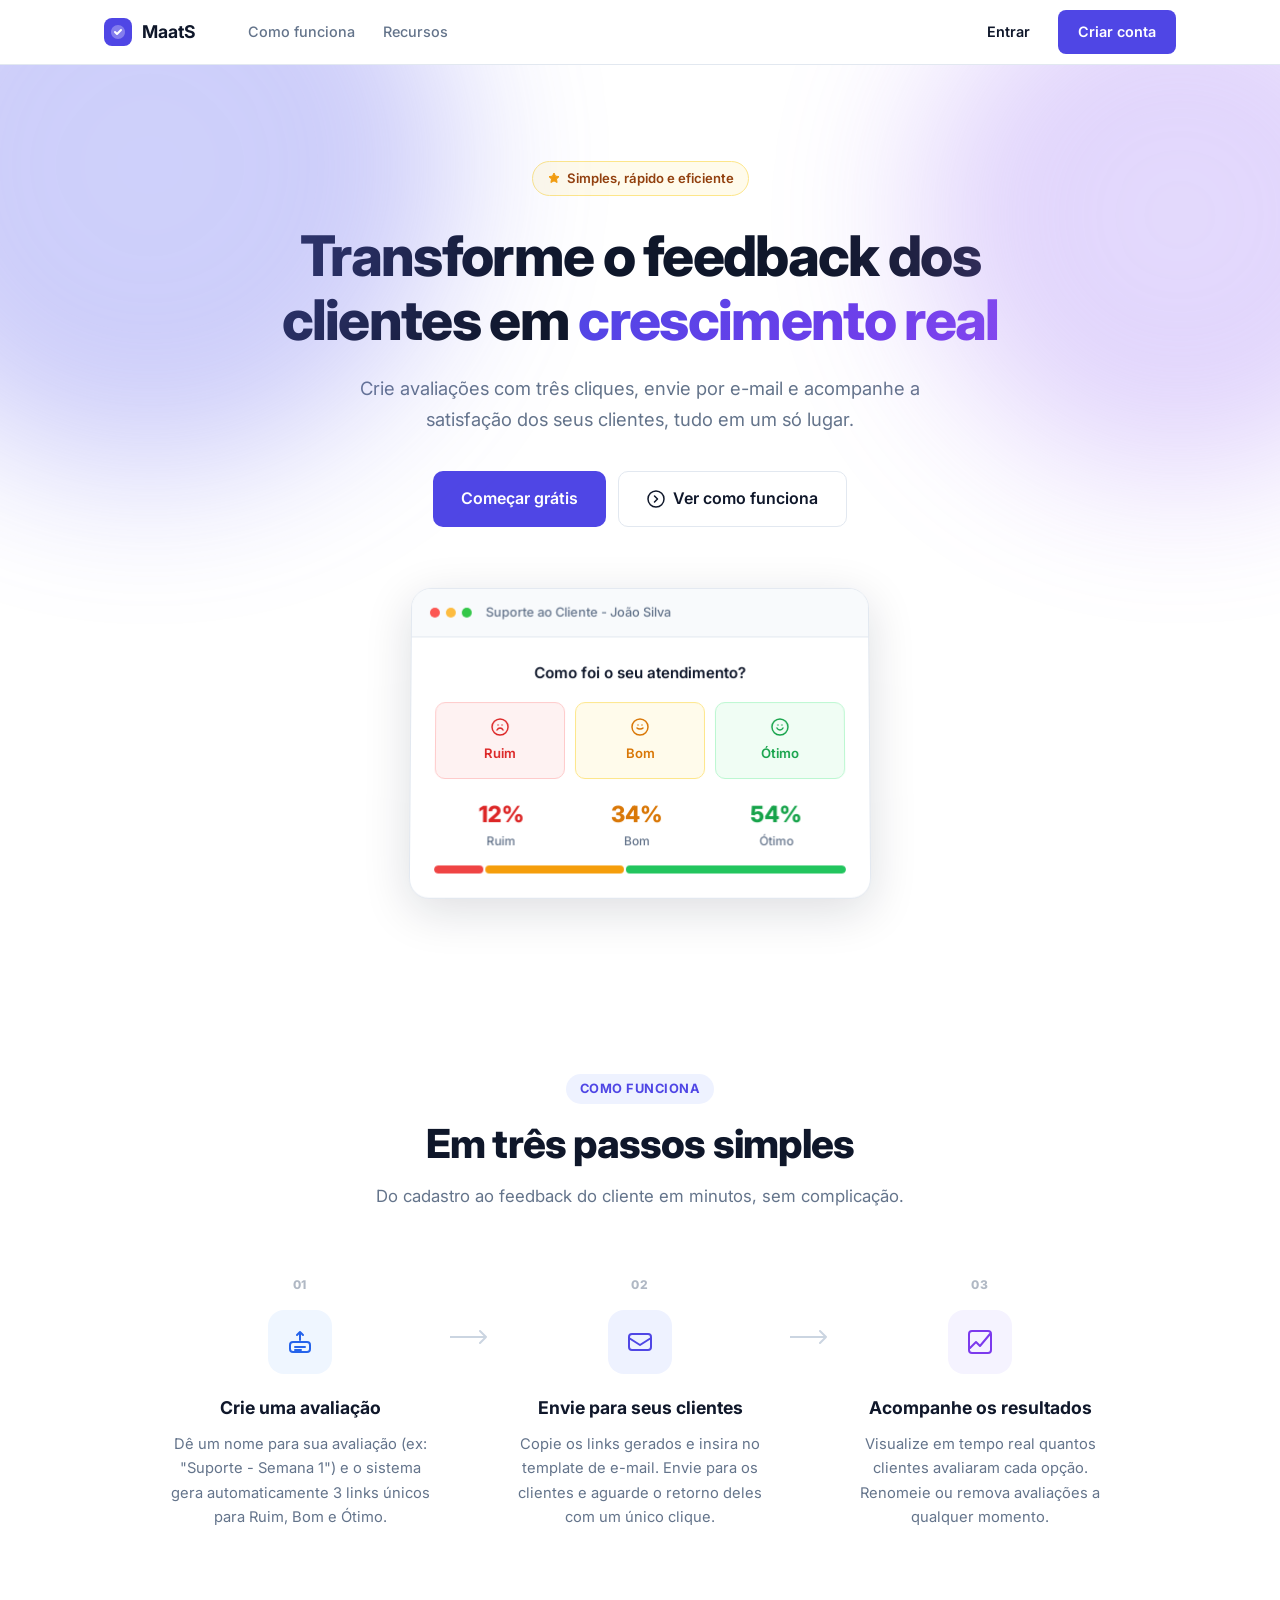
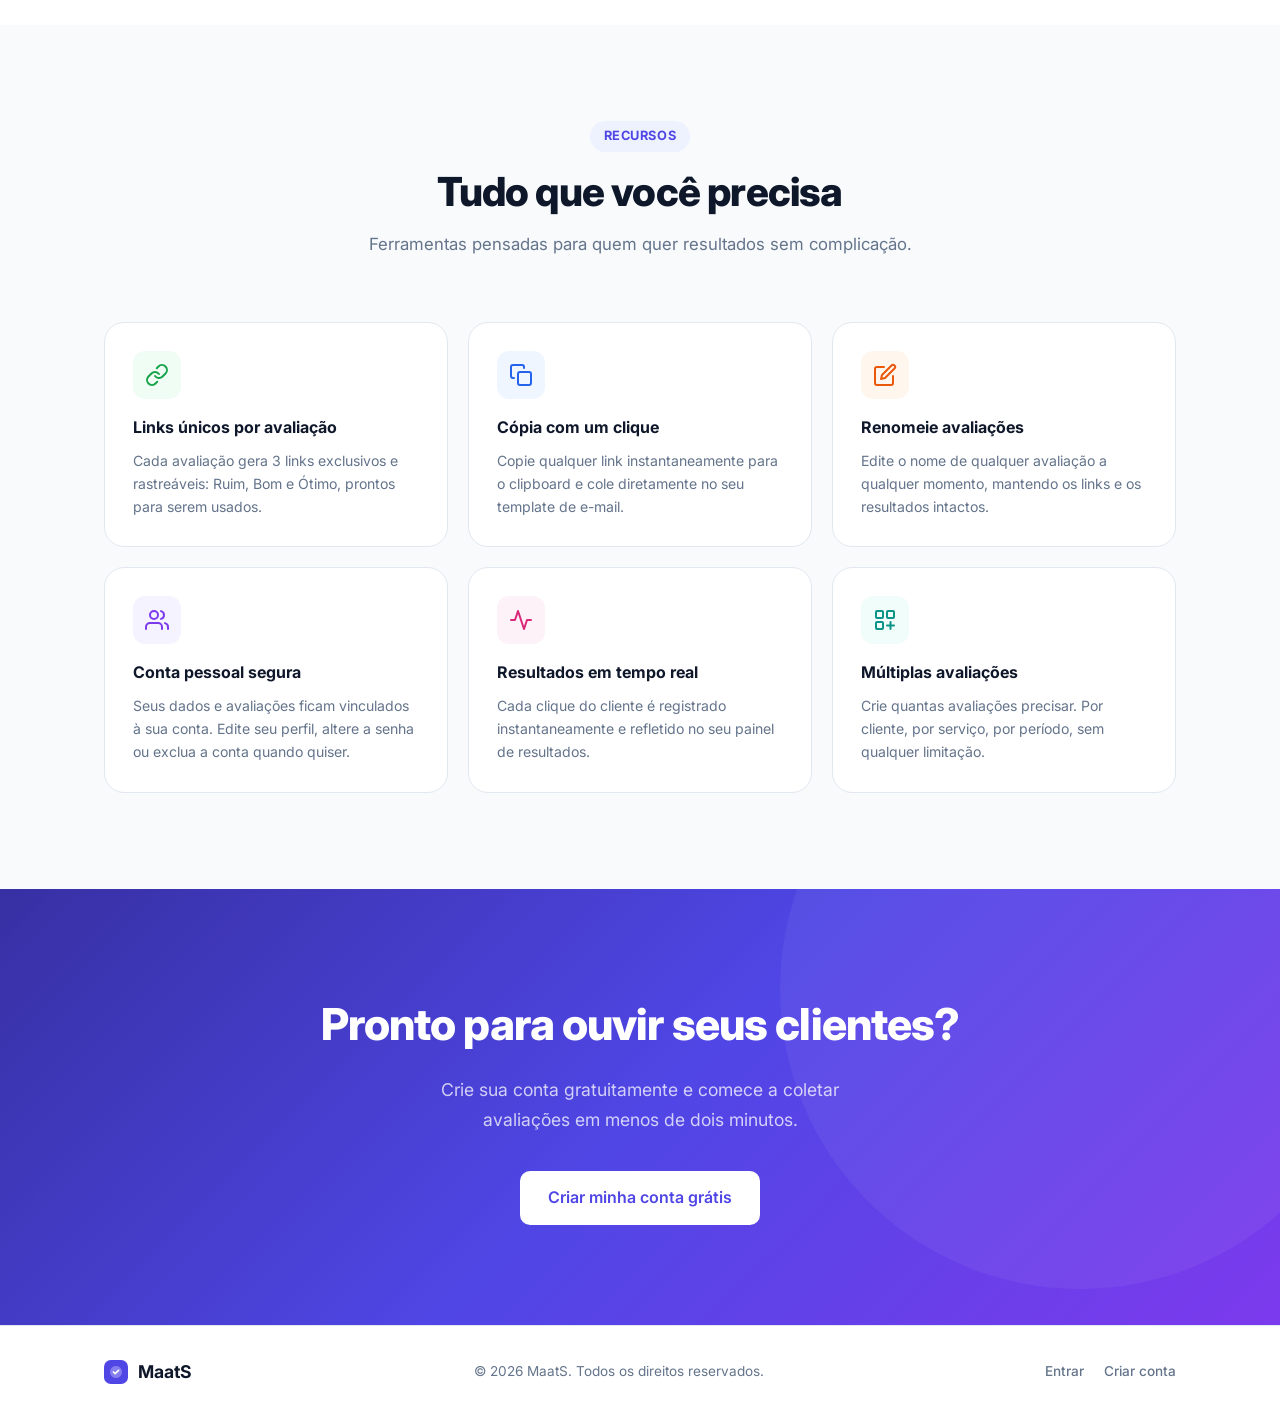
<file: View/HomeView.html>
<!DOCTYPE html>
<html lang="pt-BR">
<head>
    <meta charset="UTF-8">
    <meta name="viewport" content="width=device-width, initial-scale=1.0">
    <title>Maat</title>
    <link rel="stylesheet" href="/Static/home.css">
    <link rel="preconnect" href="https://fonts.googleapis.com">
    <link href="https://fonts.googleapis.com/css2?family=Inter:wght@400;500;600;700;800&display=swap" rel="stylesheet">
</head>
<body>

    <!-- NAV -->
    <header class="nav">
        <div class="nav__inner">
            <a href="/" class="nav__logo">
                <svg width="28" height="28" viewBox="0 0 28 28" fill="none">
                    <rect width="28" height="28" rx="8" fill="#4F46E5"/>
                    <path d="M7 14c0-3.866 3.134-7 7-7s7 3.134 7 7-3.134 7-7 7-7-3.134-7-7z" fill="white" opacity=".3"/>
                    <path d="M11 14l2 2 4-4" stroke="white" stroke-width="2" stroke-linecap="round" stroke-linejoin="round"/>
                </svg>
                <span>MaatS</span>
            </a>
            <nav class="nav__links">
                <a href="#how-it-works">Como funciona</a>
                <a href="#features">Recursos</a>
            </nav>
            <div class="nav__actions">
                <a href="/login" class="btn btn--ghost">Entrar</a>
                <a href="/register" class="btn btn--primary">Criar conta</a>
            </div>
            <button class="nav__hamburger" aria-label="Menu" onclick="toggleMenu()">
                <span></span><span></span><span></span>
            </button>
        </div>
        <div class="nav__mobile" id="mobileMenu">
            <a href="#how-it-works" onclick="toggleMenu()">Como funciona</a>
            <a href="#features" onclick="toggleMenu()">Recursos</a>
            <a href="/login" class="btn btn--ghost">Entrar</a>
            <a href="/register" class="btn btn--primary">Criar conta</a>
        </div>
    </header>

    <!-- HERO -->
    <section class="hero">
        <div class="hero__bg">
            <div class="hero__blob hero__blob--1"></div>
            <div class="hero__blob hero__blob--2"></div>
        </div>
        <div class="container">
            <div class="hero__badge">
                <svg width="14" height="14" viewBox="0 0 14 14" fill="none">
                    <path d="M7 1l1.545 3.13L12 4.635l-2.5 2.435.59 3.43L7 8.885l-3.09 1.615.59-3.43L2 4.635l3.455-.505L7 1z" fill="#F59E0B" stroke="#F59E0B" stroke-width="1" stroke-linejoin="round"/>
                </svg>
                Simples, rápido e eficiente
            </div>
            <h1 class="hero__title">Transforme o feedback dos clientes em <span class="gradient-text">crescimento real</span></h1>
            <p class="hero__subtitle">Crie avaliações com três cliques, envie por e-mail e acompanhe a satisfação dos seus clientes, tudo em um só lugar.</p>
            <div class="hero__cta">
                <a href="/register" class="btn btn--primary btn--lg">Começar grátis</a>
                <a href="#how-it-works" class="btn btn--outline btn--lg">
                    <svg width="18" height="18" viewBox="0 0 18 18" fill="none">
                        <circle cx="9" cy="9" r="8" stroke="currentColor" stroke-width="1.5"/>
                        <path d="M7.5 6l3 3-3 3" stroke="currentColor" stroke-width="1.5" stroke-linecap="round" stroke-linejoin="round"/>
                    </svg>
                    Ver como funciona
                </a>
            </div>
            <div class="hero__preview">
                <div class="preview-card">
                    <div class="preview-card__header">
                        <div class="preview-card__dot preview-card__dot--red"></div>
                        <div class="preview-card__dot preview-card__dot--yellow"></div>
                        <div class="preview-card__dot preview-card__dot--green"></div>
                        <span class="preview-card__title">Suporte ao Cliente - João Silva</span>
                    </div>
                    <div class="preview-card__body">
                        <p class="preview-card__label">Como foi o seu atendimento?</p>
                        <div class="preview-card__links">
                            <div class="rating-link rating-link--bad">
                                <svg width="20" height="20" viewBox="0 0 20 20" fill="none">
                                    <path d="M10 18a8 8 0 100-16 8 8 0 000 16z" stroke="currentColor" stroke-width="1.5"/>
                                    <path d="M7 13s1-2 3-2 3 2 3 2M8 8h.01M12 8h.01" stroke="currentColor" stroke-width="1.5" stroke-linecap="round"/>
                                </svg>
                                Ruim
                            </div>
                            <div class="rating-link rating-link--good">
                                <svg width="20" height="20" viewBox="0 0 20 20" fill="none">
                                    <path d="M10 18a8 8 0 100-16 8 8 0 000 16z" stroke="currentColor" stroke-width="1.5"/>
                                    <path d="M7 11s1 1 3 1 3-1 3-1M8 8h.01M12 8h.01" stroke="currentColor" stroke-width="1.5" stroke-linecap="round"/>
                                </svg>
                                Bom
                            </div>
                            <div class="rating-link rating-link--great">
                                <svg width="20" height="20" viewBox="0 0 20 20" fill="none">
                                    <path d="M10 18a8 8 0 100-16 8 8 0 000 16z" stroke="currentColor" stroke-width="1.5"/>
                                    <path d="M7 11s1 2 3 2 3-2 3-2M8 8h.01M12 8h.01" stroke="currentColor" stroke-width="1.5" stroke-linecap="round"/>
                                </svg>
                                Ótimo
                            </div>
                        </div>
                        <div class="preview-card__stats">
                            <div class="stat">
                                <span class="stat__num stat__num--bad">12%</span>
                                <span class="stat__label">Ruim</span>
                            </div>
                            <div class="stat">
                                <span class="stat__num stat__num--good">34%</span>
                                <span class="stat__label">Bom</span>
                            </div>
                            <div class="stat">
                                <span class="stat__num stat__num--great">54%</span>
                                <span class="stat__label">Ótimo</span>
                            </div>
                        </div>
                        <div class="preview-card__bar">
                            <div class="bar-segment bar-segment--bad" style="width:12%"></div>
                            <div class="bar-segment bar-segment--good" style="width:34%"></div>
                            <div class="bar-segment bar-segment--great" style="width:54%"></div>
                        </div>
                    </div>
                </div>
            </div>
        </div>
    </section>

    <!-- HOW IT WORKS -->
    <section class="section" id="how-it-works">
        <div class="container">
            <div class="section__header">
                <span class="section__tag">Como funciona</span>
                <h2 class="section__title">Em três passos simples</h2>
                <p class="section__subtitle">Do cadastro ao feedback do cliente em minutos, sem complicação.</p>
            </div>
            <div class="steps">
                <div class="step">
                    <div class="step__number">01</div>
                    <div class="step__icon step__icon--blue">
                        <svg width="28" height="28" viewBox="0 0 28 28" fill="none">
                            <path d="M14 4v8M14 4l-3 3M14 4l3 3" stroke="currentColor" stroke-width="2" stroke-linecap="round" stroke-linejoin="round"/>
                            <rect x="4" y="14" width="20" height="10" rx="3" stroke="currentColor" stroke-width="2"/>
                            <path d="M9 19h10M9 22h6" stroke="currentColor" stroke-width="2" stroke-linecap="round"/>
                        </svg>
                    </div>
                    <h3 class="step__title">Crie uma avaliação</h3>
                    <p class="step__desc">Dê um nome para sua avaliação (ex: "Suporte - Semana 1") e o sistema gera automaticamente 3 links únicos para Ruim, Bom e Ótimo.</p>
                </div>
                <div class="step__connector">
                    <svg width="40" height="16" viewBox="0 0 40 16" fill="none">
                        <path d="M0 8h36M30 2l6 6-6 6" stroke="#CBD5E1" stroke-width="2" stroke-linecap="round" stroke-linejoin="round"/>
                    </svg>
                </div>
                <div class="step">
                    <div class="step__number">02</div>
                    <div class="step__icon step__icon--indigo">
                        <svg width="28" height="28" viewBox="0 0 28 28" fill="none">
                            <rect x="3" y="6" width="22" height="16" rx="3" stroke="currentColor" stroke-width="2"/>
                            <path d="M3 10l11 7 11-7" stroke="currentColor" stroke-width="2" stroke-linecap="round" stroke-linejoin="round"/>
                        </svg>
                    </div>
                    <h3 class="step__title">Envie para seus clientes</h3>
                    <p class="step__desc">Copie os links gerados e insira no template de e-mail. Envie para os clientes e aguarde o retorno deles com um único clique.</p>
                </div>
                <div class="step__connector">
                    <svg width="40" height="16" viewBox="0 0 40 16" fill="none">
                        <path d="M0 8h36M30 2l6 6-6 6" stroke="#CBD5E1" stroke-width="2" stroke-linecap="round" stroke-linejoin="round"/>
                    </svg>
                </div>
                <div class="step">
                    <div class="step__number">03</div>
                    <div class="step__icon step__icon--violet">
                        <svg width="28" height="28" viewBox="0 0 28 28" fill="none">
                            <path d="M4 20l6-6 4 4 10-12" stroke="currentColor" stroke-width="2" stroke-linecap="round" stroke-linejoin="round"/>
                            <rect x="3" y="3" width="22" height="22" rx="3" stroke="currentColor" stroke-width="2"/>
                        </svg>
                    </div>
                    <h3 class="step__title">Acompanhe os resultados</h3>
                    <p class="step__desc">Visualize em tempo real quantos clientes avaliaram cada opção. Renomeie ou remova avaliações a qualquer momento.</p>
                </div>
            </div>
        </div>
    </section>

    <!-- FEATURES -->
    <section class="section section--alt" id="features">
        <div class="container">
            <div class="section__header">
                <span class="section__tag">Recursos</span>
                <h2 class="section__title">Tudo que você precisa</h2>
                <p class="section__subtitle">Ferramentas pensadas para quem quer resultados sem complicação.</p>
            </div>
            <div class="features">
                <div class="feature-card">
                    <div class="feature-card__icon feature-card__icon--green">
                        <svg width="24" height="24" viewBox="0 0 24 24" fill="none">
                            <path d="M10 13a5 5 0 007.54.54l3-3a5 5 0 00-7.07-7.07l-1.72 1.71" stroke="currentColor" stroke-width="2" stroke-linecap="round" stroke-linejoin="round"/>
                            <path d="M14 11a5 5 0 00-7.54-.54l-3 3a5 5 0 007.07 7.07l1.71-1.71" stroke="currentColor" stroke-width="2" stroke-linecap="round" stroke-linejoin="round"/>
                        </svg>
                    </div>
                    <h3 class="feature-card__title">Links únicos por avaliação</h3>
                    <p class="feature-card__desc">Cada avaliação gera 3 links exclusivos e rastreáveis: Ruim, Bom e Ótimo, prontos para serem usados.</p>
                </div>
                <div class="feature-card">
                    <div class="feature-card__icon feature-card__icon--blue">
                        <svg width="24" height="24" viewBox="0 0 24 24" fill="none">
                            <rect x="9" y="9" width="13" height="13" rx="2" stroke="currentColor" stroke-width="2"/>
                            <path d="M5 15H4a2 2 0 01-2-2V4a2 2 0 012-2h9a2 2 0 012 2v1" stroke="currentColor" stroke-width="2" stroke-linecap="round"/>
                        </svg>
                    </div>
                    <h3 class="feature-card__title">Cópia com um clique</h3>
                    <p class="feature-card__desc">Copie qualquer link instantaneamente para o clipboard e cole diretamente no seu template de e-mail.</p>
                </div>
                <div class="feature-card">
                    <div class="feature-card__icon feature-card__icon--orange">
                        <svg width="24" height="24" viewBox="0 0 24 24" fill="none">
                            <path d="M11 4H4a2 2 0 00-2 2v14a2 2 0 002 2h14a2 2 0 002-2v-7" stroke="currentColor" stroke-width="2" stroke-linecap="round" stroke-linejoin="round"/>
                            <path d="M18.5 2.5a2.121 2.121 0 013 3L12 15l-4 1 1-4 9.5-9.5z" stroke="currentColor" stroke-width="2" stroke-linecap="round" stroke-linejoin="round"/>
                        </svg>
                    </div>
                    <h3 class="feature-card__title">Renomeie avaliações</h3>
                    <p class="feature-card__desc">Edite o nome de qualquer avaliação a qualquer momento, mantendo os links e os resultados intactos.</p>
                </div>
                <div class="feature-card">
                    <div class="feature-card__icon feature-card__icon--violet">
                        <svg width="24" height="24" viewBox="0 0 24 24" fill="none">
                            <path d="M17 21v-2a4 4 0 00-4-4H5a4 4 0 00-4 4v2" stroke="currentColor" stroke-width="2" stroke-linecap="round" stroke-linejoin="round"/>
                            <circle cx="9" cy="7" r="4" stroke="currentColor" stroke-width="2"/>
                            <path d="M23 21v-2a4 4 0 00-3-3.87M16 3.13a4 4 0 010 7.75" stroke="currentColor" stroke-width="2" stroke-linecap="round" stroke-linejoin="round"/>
                        </svg>
                    </div>
                    <h3 class="feature-card__title">Conta pessoal segura</h3>
                    <p class="feature-card__desc">Seus dados e avaliações ficam vinculados à sua conta. Edite seu perfil, altere a senha ou exclua a conta quando quiser.</p>
                </div>
                <div class="feature-card">
                    <div class="feature-card__icon feature-card__icon--pink">
                        <svg width="24" height="24" viewBox="0 0 24 24" fill="none">
                            <polyline points="22 12 18 12 15 21 9 3 6 12 2 12" stroke="currentColor" stroke-width="2" stroke-linecap="round" stroke-linejoin="round"/>
                        </svg>
                    </div>
                    <h3 class="feature-card__title">Resultados em tempo real</h3>
                    <p class="feature-card__desc">Cada clique do cliente é registrado instantaneamente e refletido no seu painel de resultados.</p>
                </div>
                <div class="feature-card">
                    <div class="feature-card__icon feature-card__icon--teal">
                        <svg width="24" height="24" viewBox="0 0 24 24" fill="none">
                            <rect x="3" y="3" width="7" height="7" rx="1" stroke="currentColor" stroke-width="2"/>
                            <rect x="14" y="3" width="7" height="7" rx="1" stroke="currentColor" stroke-width="2"/>
                            <rect x="3" y="14" width="7" height="7" rx="1" stroke="currentColor" stroke-width="2"/>
                            <path d="M14 17.5h7M17.5 14v7" stroke="currentColor" stroke-width="2" stroke-linecap="round"/>
                        </svg>
                    </div>
                    <h3 class="feature-card__title">Múltiplas avaliações</h3>
                    <p class="feature-card__desc">Crie quantas avaliações precisar. Por cliente, por serviço, por período, sem qualquer limitação.</p>
                </div>
            </div>
        </div>
    </section>

    <!-- CTA FINAL -->
    <section class="cta-section">
        <div class="cta-section__bg">
            <div class="cta-section__blob"></div>
        </div>
        <div class="container">
            <div class="cta-section__inner">
                <h2 class="cta-section__title">Pronto para ouvir seus clientes?</h2>
                <p class="cta-section__subtitle">Crie sua conta gratuitamente e comece a coletar avaliações em menos de dois minutos.</p>
                <a href="/register" class="btn btn--white btn--lg">Criar minha conta grátis</a>
            </div>
        </div>
    </section>

    <!-- FOOTER -->
    <footer class="footer">
        <div class="container">
            <div class="footer__inner">
                <a href="/" class="nav__logo footer__logo">
                    <svg width="24" height="24" viewBox="0 0 28 28" fill="none">
                        <rect width="28" height="28" rx="8" fill="#4F46E5"/>
                        <path d="M7 14c0-3.866 3.134-7 7-7s7 3.134 7 7-3.134 7-7 7-7-3.134-7-7z" fill="white" opacity=".3"/>
                        <path d="M11 14l2 2 4-4" stroke="white" stroke-width="2" stroke-linecap="round" stroke-linejoin="round"/>
                    </svg>
                    <span>MaatS</span>
                </a>
                <p class="footer__copy">&copy; 2026 MaatS. Todos os direitos reservados.</p>
                <div class="footer__links">
                    <a href="/login">Entrar</a>
                    <a href="/register">Criar conta</a>
                </div>
            </div>
        </div>
    </footer>

    <script>
        function toggleMenu() {
            document.getElementById('mobileMenu').classList.toggle('nav__mobile--open');
        }
        document.querySelectorAll('a[href^="#"]').forEach(a => {
            a.addEventListener('click', e => {
                e.preventDefault();
                document.querySelector(a.getAttribute('href'))?.scrollIntoView({ behavior: 'smooth' });
            });
        });
    </script>
</body>
</html>
</file>
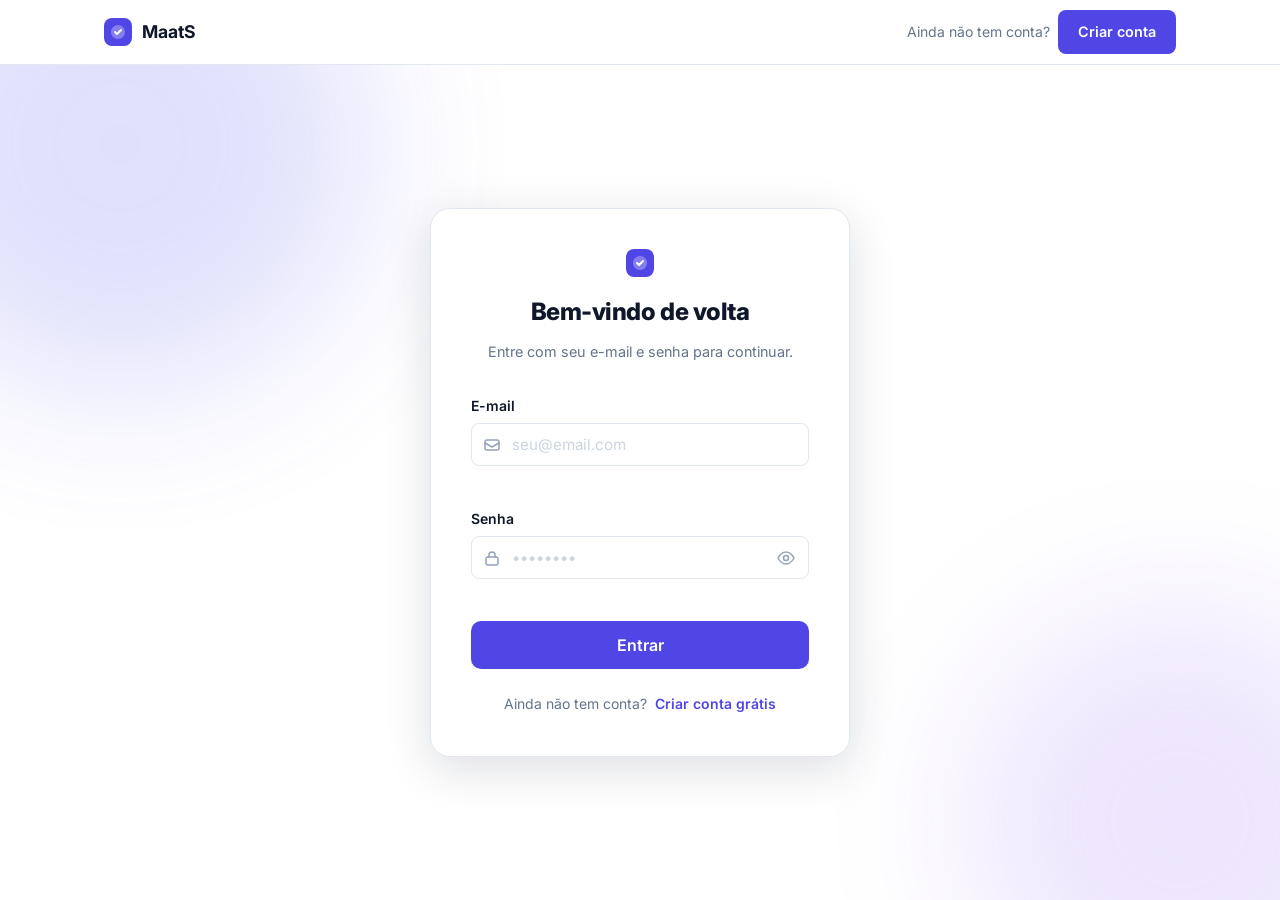
<file: View/LoginView.html>
<!DOCTYPE html>
<html lang="pt-BR">
<head>
    <meta charset="UTF-8">
    <meta name="viewport" content="width=device-width, initial-scale=1.0">
    <title>Entrar — Maat</title>
    <link rel="stylesheet" href="/Static/home.css">
    <link rel="stylesheet" href="/Static/auth.css">
    <link rel="preconnect" href="https://fonts.googleapis.com">
    <link href="https://fonts.googleapis.com/css2?family=Inter:wght@400;500;600;700;800&display=swap" rel="stylesheet">
</head>
<body class="auth-page">

    <!-- NAV -->
    <header class="nav">
        <div class="nav__inner">
            <a href="/" class="nav__logo">
                <svg width="28" height="28" viewBox="0 0 28 28" fill="none">
                    <rect width="28" height="28" rx="8" fill="#4F46E5"/>
                    <path d="M7 14c0-3.866 3.134-7 7-7s7 3.134 7 7-3.134 7-7 7-7-3.134-7-7z" fill="white" opacity=".3"/>
                    <path d="M11 14l2 2 4-4" stroke="white" stroke-width="2" stroke-linecap="round" stroke-linejoin="round"/>
                </svg>
                <span>MaatS</span>
            </a>
            <div class="nav__actions">
                <span class="nav__hint">Ainda não tem conta?</span>
                <a href="/register" class="btn btn--primary">Criar conta</a>
            </div>
        </div>
    </header>

    <!-- AUTH LAYOUT -->
    <main class="auth-layout">
        <div class="auth-bg">
            <div class="auth-blob auth-blob--1"></div>
            <div class="auth-blob auth-blob--2"></div>
        </div>

        <div class="auth-card">
            <div class="auth-card__header">
                <div class="auth-card__icon">
                    <svg width="28" height="28" viewBox="0 0 28 28" fill="none">
                        <rect width="28" height="28" rx="8" fill="#4F46E5"/>
                        <path d="M7 14c0-3.866 3.134-7 7-7s7 3.134 7 7-3.134 7-7 7-7-3.134-7-7z" fill="white" opacity=".3"/>
                        <path d="M11 14l2 2 4-4" stroke="white" stroke-width="2" stroke-linecap="round" stroke-linejoin="round"/>
                    </svg>
                </div>
                <h1 class="auth-card__title">Bem-vindo de volta</h1>
                <p class="auth-card__subtitle">Entre com seu e-mail e senha para continuar.</p>
            </div>

            <form class="auth-form" id="loginForm" novalidate>
                <div class="form-group" id="emailGroup">
                    <label class="form-label" for="email">E-mail</label>
                    <div class="form-input-wrap">
                        <svg class="form-input-icon" width="18" height="18" viewBox="0 0 18 18" fill="none">
                            <rect x="2" y="4" width="14" height="10" rx="2" stroke="currentColor" stroke-width="1.5"/>
                            <path d="M2 7l7 4 7-4" stroke="currentColor" stroke-width="1.5" stroke-linecap="round" stroke-linejoin="round"/>
                        </svg>
                        <input
                            class="form-input"
                            type="email"
                            id="email"
                            name="email"
                            placeholder="seu@email.com"
                            autocomplete="email"
                            required
                        >
                    </div>
                    <span class="form-error" id="emailError"></span>
                </div>

                <div class="form-group" id="passwordGroup">
                    <label class="form-label" for="password">Senha</label>
                    <div class="form-input-wrap">
                        <svg class="form-input-icon" width="18" height="18" viewBox="0 0 18 18" fill="none">
                            <rect x="3" y="8" width="12" height="8" rx="2" stroke="currentColor" stroke-width="1.5"/>
                            <path d="M6 8V6a3 3 0 016 0v2" stroke="currentColor" stroke-width="1.5" stroke-linecap="round"/>
                        </svg>
                        <input
                            class="form-input"
                            type="password"
                            id="password"
                            name="password"
                            placeholder="••••••••"
                            autocomplete="current-password"
                            required
                        >
                        <button type="button" class="form-input-toggle" id="togglePassword" aria-label="Mostrar senha">
                            <svg id="eyeIcon" width="18" height="18" viewBox="0 0 18 18" fill="none">
                                <path d="M1 9s3-6 8-6 8 6 8 6-3 6-8 6-8-6-8-6z" stroke="currentColor" stroke-width="1.5"/>
                                <circle cx="9" cy="9" r="2.5" stroke="currentColor" stroke-width="1.5"/>
                            </svg>
                        </button>
                    </div>
                    <span class="form-error" id="passwordError"></span>
                </div>

                <div class="form-alert" id="formAlert" style="display:none"></div>

                <button type="submit" class="btn btn--primary btn--lg btn--full" id="submitBtn">
                    <span id="submitText">Entrar</span>
                    <svg id="submitSpinner" class="spinner" width="18" height="18" viewBox="0 0 18 18" fill="none" style="display:none">
                        <circle cx="9" cy="9" r="7" stroke="currentColor" stroke-width="2" stroke-dasharray="22 22" stroke-linecap="round"/>
                    </svg>
                </button>
            </form>

            <div class="auth-card__footer">
                Ainda não tem conta?
                <a href="/register" class="auth-link">Criar conta grátis</a>
            </div>
        </div>
    </main>

    <script>
        // Show/hide password
        document.getElementById('togglePassword').addEventListener('click', function () {
            const input = document.getElementById('password');
            const isHidden = input.type === 'password';
            input.type = isHidden ? 'text' : 'password';
            document.getElementById('eyeIcon').innerHTML = isHidden
                ? '<path d="M2 2l14 14M7.5 7.7A2.5 2.5 0 0111.3 11M5.3 5.4C3.3 6.8 2 9 2 9s3 5 7 5a7 7 0 003.7-1.1M9 4c4 0 7 5 7 5s-.7 1.3-2 2.6" stroke="currentColor" stroke-width="1.5" stroke-linecap="round"/>'
                : '<path d="M1 9s3-6 8-6 8 6 8 6-3 6-8 6-8-6-8-6z" stroke="currentColor" stroke-width="1.5"/><circle cx="9" cy="9" r="2.5" stroke="currentColor" stroke-width="1.5"/>';
        });

        function setLoading(loading) {
            const btn = document.getElementById('submitBtn');
            document.getElementById('submitText').style.display = loading ? 'none' : 'inline';
            document.getElementById('submitSpinner').style.display = loading ? 'block' : 'none';
            btn.disabled = loading;
        }

        function setFieldError(field, msg) {
            const group = document.getElementById(field + 'Group');
            const error = document.getElementById(field + 'Error');
            group.classList.toggle('form-group--error', !!msg);
            error.textContent = msg || '';
        }

        function showAlert(msg, type = 'error') {
            const el = document.getElementById('formAlert');
            el.textContent = msg;
            el.className = 'form-alert form-alert--' + type;
            el.style.display = 'flex';
        }

        function hideAlert() {
            document.getElementById('formAlert').style.display = 'none';
        }

        document.getElementById('loginForm').addEventListener('submit', async function (e) {
            e.preventDefault();
            hideAlert();
            setFieldError('email', '');
            setFieldError('password', '');

            const email = document.getElementById('email').value.trim();
            const password = document.getElementById('password').value;
            let valid = true;

            if (!email) { setFieldError('email', 'Informe seu e-mail.'); valid = false; }
            if (!password) { setFieldError('password', 'Informe sua senha.'); valid = false; }
            if (!valid) return;

            setLoading(true);
            try {
                const res = await fetch('/user/login', {
                    method: 'POST',
                    headers: { 'Content-Type': 'application/json' },
                    body: JSON.stringify({ email, password })
                });

                const data = await res.json();
                
                if (!res.ok) {
                    let serverMessage = data.detail[0]?.type || null

                    serverMessage = serverMessage == 'string_too_short' ? 'A senha dever possuir no mínimo 6 dígitos' : serverMessage

                    showAlert(serverMessage || 'E-mail ou senha inválidos.');
                    return;
                }

                localStorage.setItem('maat_user', JSON.stringify({ id: data.id, name: data.name, email: data.email }));
                window.location.href = '/dashboard';
            } catch {
                showAlert('Erro de conexão. Tente novamente.');
            } finally {
                setLoading(false);
            }
        });
    </script>
</body>
</html>
</file>
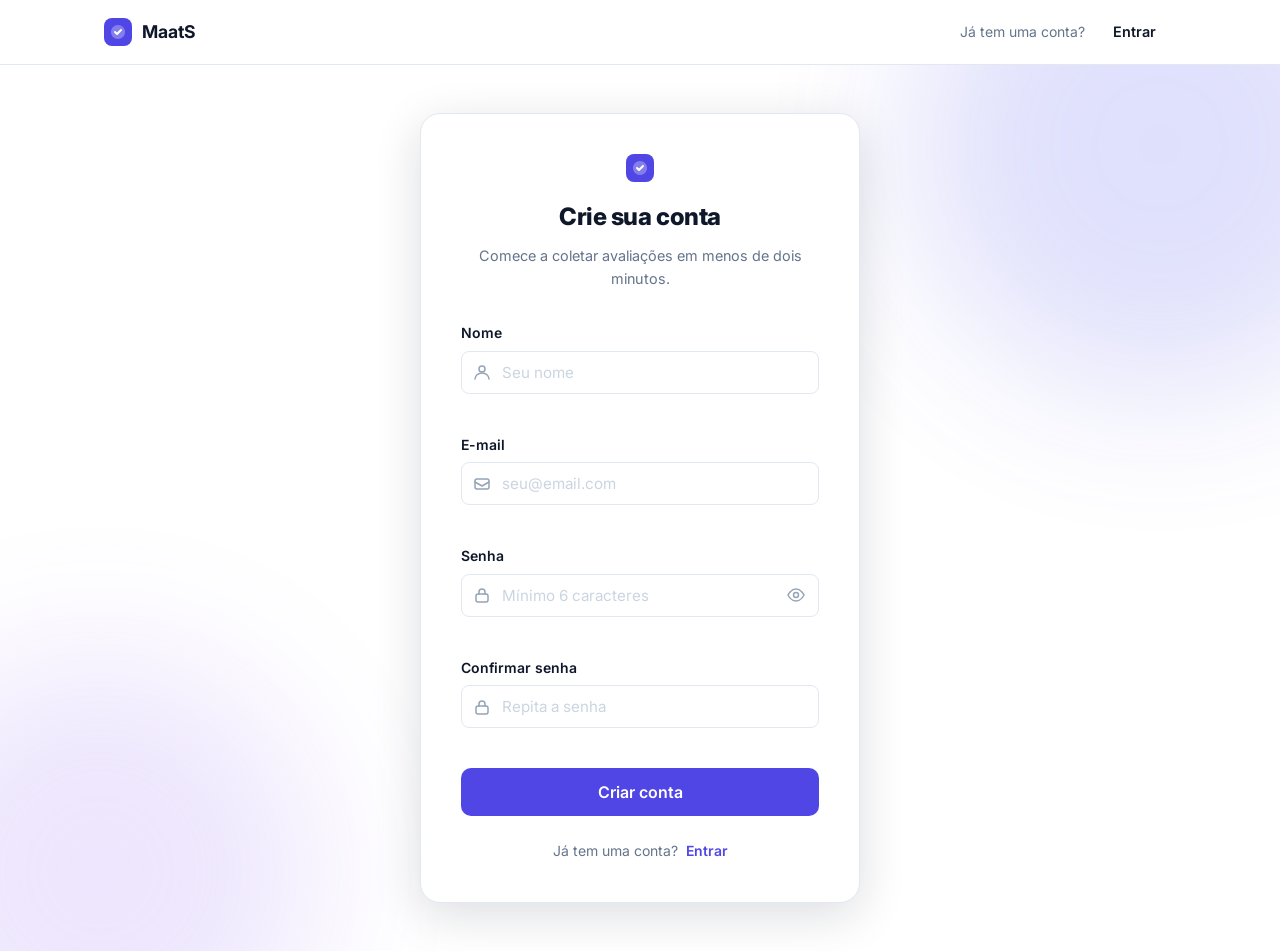
<file: View/RegisterView.html>
<!DOCTYPE html>
<html lang="pt-BR">
<head>
    <meta charset="UTF-8">
    <meta name="viewport" content="width=device-width, initial-scale=1.0">
    <title>Criar conta — Maat</title>
    <link rel="stylesheet" href="/Static/home.css">
    <link rel="stylesheet" href="/Static/register.css">
    <link rel="preconnect" href="https://fonts.googleapis.com">
    <link href="https://fonts.googleapis.com/css2?family=Inter:wght@400;500;600;700;800&display=swap" rel="stylesheet">
</head>
<body class="auth-page">

    <!-- NAV -->
    <header class="nav">
        <div class="nav__inner">
            <a href="/" class="nav__logo">
                <svg width="28" height="28" viewBox="0 0 28 28" fill="none">
                    <rect width="28" height="28" rx="8" fill="#4F46E5"/>
                    <path d="M7 14c0-3.866 3.134-7 7-7s7 3.134 7 7-3.134 7-7 7-7-3.134-7-7z" fill="white" opacity=".3"/>
                    <path d="M11 14l2 2 4-4" stroke="white" stroke-width="2" stroke-linecap="round" stroke-linejoin="round"/>
                </svg>
                <span>MaatS</span>
            </a>
            <div class="nav__actions">
                <span class="nav__hint">Já tem uma conta?</span>
                <a href="/login" class="btn btn--ghost">Entrar</a>
            </div>
        </div>
    </header>

    <!-- AUTH LAYOUT -->
    <main class="auth-layout">
        <div class="auth-bg">
            <div class="auth-blob auth-blob--1"></div>
            <div class="auth-blob auth-blob--2"></div>
        </div>

        <div class="auth-card">
            <div class="auth-card__header">
                <div class="auth-card__icon">
                    <svg width="28" height="28" viewBox="0 0 28 28" fill="none">
                        <rect width="28" height="28" rx="8" fill="#4F46E5"/>
                        <path d="M7 14c0-3.866 3.134-7 7-7s7 3.134 7 7-3.134 7-7 7-7-3.134-7-7z" fill="white" opacity=".3"/>
                        <path d="M11 14l2 2 4-4" stroke="white" stroke-width="2" stroke-linecap="round" stroke-linejoin="round"/>
                    </svg>
                </div>
                <h1 class="auth-card__title">Crie sua conta</h1>
                <p class="auth-card__subtitle">Comece a coletar avaliações em menos de dois minutos.</p>
            </div>

            <form class="auth-form" id="registerForm" novalidate>
                <div class="form-group" id="nameGroup">
                    <label class="form-label" for="name">Nome</label>
                    <div class="form-input-wrap">
                        <svg class="form-input-icon" width="18" height="18" viewBox="0 0 18 18" fill="none">
                            <circle cx="9" cy="6" r="3" stroke="currentColor" stroke-width="1.5"/>
                            <path d="M2 16c0-3.314 3.134-6 7-6s7 2.686 7 6" stroke="currentColor" stroke-width="1.5" stroke-linecap="round"/>
                        </svg>
                        <input
                            class="form-input"
                            type="text"
                            id="name"
                            name="name"
                            placeholder="Seu nome"
                            autocomplete="name"
                            required
                        >
                    </div>
                    <span class="form-error" id="nameError"></span>
                </div>

                <div class="form-group" id="emailGroup">
                    <label class="form-label" for="email">E-mail</label>
                    <div class="form-input-wrap">
                        <svg class="form-input-icon" width="18" height="18" viewBox="0 0 18 18" fill="none">
                            <rect x="2" y="4" width="14" height="10" rx="2" stroke="currentColor" stroke-width="1.5"/>
                            <path d="M2 7l7 4 7-4" stroke="currentColor" stroke-width="1.5" stroke-linecap="round" stroke-linejoin="round"/>
                        </svg>
                        <input
                            class="form-input"
                            type="email"
                            id="email"
                            name="email"
                            placeholder="seu@email.com"
                            autocomplete="email"
                            required
                        >
                    </div>
                    <span class="form-error" id="emailError"></span>
                </div>

                <div class="form-group" id="passwordGroup">
                    <label class="form-label" for="password">Senha</label>
                    <div class="form-input-wrap">
                        <svg class="form-input-icon" width="18" height="18" viewBox="0 0 18 18" fill="none">
                            <rect x="3" y="8" width="12" height="8" rx="2" stroke="currentColor" stroke-width="1.5"/>
                            <path d="M6 8V6a3 3 0 016 0v2" stroke="currentColor" stroke-width="1.5" stroke-linecap="round"/>
                        </svg>
                        <input
                            class="form-input"
                            type="password"
                            id="password"
                            name="password"
                            placeholder="Mínimo 6 caracteres"
                            autocomplete="new-password"
                            required
                        >
                        <button type="button" class="form-input-toggle" id="togglePassword" aria-label="Mostrar senha">
                            <svg id="eyeIcon" width="18" height="18" viewBox="0 0 18 18" fill="none">
                                <path d="M1 9s3-6 8-6 8 6 8 6-3 6-8 6-8-6-8-6z" stroke="currentColor" stroke-width="1.5"/>
                                <circle cx="9" cy="9" r="2.5" stroke="currentColor" stroke-width="1.5"/>
                            </svg>
                        </button>
                    </div>
                    <div class="password-strength" id="passwordStrength" style="display:none">
                        <div class="password-strength__bar">
                            <div class="password-strength__fill" id="strengthFill"></div>
                        </div>
                        <span class="password-strength__label" id="strengthLabel"></span>
                    </div>
                    <span class="form-error" id="passwordError"></span>
                </div>

                <div class="form-group" id="confirmGroup">
                    <label class="form-label" for="confirm">Confirmar senha</label>
                    <div class="form-input-wrap">
                        <svg class="form-input-icon" width="18" height="18" viewBox="0 0 18 18" fill="none">
                            <rect x="3" y="8" width="12" height="8" rx="2" stroke="currentColor" stroke-width="1.5"/>
                            <path d="M6 8V6a3 3 0 016 0v2" stroke="currentColor" stroke-width="1.5" stroke-linecap="round"/>
                        </svg>
                        <input
                            class="form-input"
                            type="password"
                            id="confirm"
                            name="confirm"
                            placeholder="Repita a senha"
                            autocomplete="new-password"
                            required
                        >
                    </div>
                    <span class="form-error" id="confirmError"></span>
                </div>

                <div class="form-alert" id="formAlert" style="display:none"></div>

                <button type="submit" class="btn btn--primary btn--lg btn--full" id="submitBtn">
                    <span id="submitText">Criar conta</span>
                    <svg id="submitSpinner" class="spinner" width="18" height="18" viewBox="0 0 18 18" fill="none" style="display:none">
                        <circle cx="9" cy="9" r="7" stroke="currentColor" stroke-width="2" stroke-dasharray="22 22" stroke-linecap="round"/>
                    </svg>
                </button>
            </form>

            <div class="auth-card__footer">
                Já tem uma conta?
                <a href="/login" class="auth-link">Entrar</a>
            </div>
        </div>
    </main>

    <script>
        // Show/hide password
        document.getElementById('togglePassword').addEventListener('click', function () {
            const input = document.getElementById('password');
            const isHidden = input.type === 'password';
            input.type = isHidden ? 'text' : 'password';
            document.getElementById('eyeIcon').innerHTML = isHidden
                ? '<path d="M2 2l14 14M7.5 7.7A2.5 2.5 0 0111.3 11M5.3 5.4C3.3 6.8 2 9 2 9s3 5 7 5a7 7 0 003.7-1.1M9 4c4 0 7 5 7 5s-.7 1.3-2 2.6" stroke="currentColor" stroke-width="1.5" stroke-linecap="round"/>'
                : '<path d="M1 9s3-6 8-6 8 6 8 6-3 6-8 6-8-6-8-6z" stroke="currentColor" stroke-width="1.5"/><circle cx="9" cy="9" r="2.5" stroke="currentColor" stroke-width="1.5"/>';
        });

        // Password strength
        document.getElementById('password').addEventListener('input', function () {
            const val = this.value;
            const wrap = document.getElementById('passwordStrength');
            const fill = document.getElementById('strengthFill');
            const label = document.getElementById('strengthLabel');

            if (!val) { wrap.style.display = 'none'; return; }
            wrap.style.display = 'flex';

            let score = 0;
            if (val.length >= 6) score++;
            if (val.length >= 10) score++;
            if (/[A-Z]/.test(val)) score++;
            if (/[0-9]/.test(val)) score++;
            if (/[^A-Za-z0-9]/.test(val)) score++;

            const levels = [
                { pct: '20%', color: '#EF4444', text: 'Muito fraca' },
                { pct: '40%', color: '#F97316', text: 'Fraca' },
                { pct: '60%', color: '#EAB308', text: 'Razoável' },
                { pct: '80%', color: '#22C55E', text: 'Boa' },
                { pct: '100%', color: '#16A34A', text: 'Forte' },
            ];
            const lvl = levels[Math.min(score - 1, 4)] || levels[0];
            fill.style.width = lvl.pct;
            fill.style.background = lvl.color;
            label.textContent = lvl.text;
            label.style.color = lvl.color;
        });

        function setLoading(loading) {
            const btn = document.getElementById('submitBtn');
            document.getElementById('submitText').style.display = loading ? 'none' : 'inline';
            document.getElementById('submitSpinner').style.display = loading ? 'block' : 'none';
            btn.disabled = loading;
        }

        function setFieldError(field, msg) {
            const group = document.getElementById(field + 'Group');
            const error = document.getElementById(field + 'Error');
            group.classList.toggle('form-group--error', !!msg);
            error.textContent = msg || '';
        }

        function showAlert(msg, type = 'error') {
            const el = document.getElementById('formAlert');
            el.textContent = msg;
            el.className = 'form-alert form-alert--' + type;
            el.style.display = 'flex';
        }

        function hideAlert() {
            document.getElementById('formAlert').style.display = 'none';
        }

        document.getElementById('registerForm').addEventListener('submit', async function (e) {
            e.preventDefault();
            hideAlert();
            ['name', 'email', 'password', 'confirm'].forEach(f => setFieldError(f, ''));

            const name = document.getElementById('name').value.trim();
            const email = document.getElementById('email').value.trim();
            const password = document.getElementById('password').value;
            const confirm = document.getElementById('confirm').value;
            let valid = true;

            if (!name) { setFieldError('name', 'Informe seu nome.'); valid = false; }
            if (!email) { setFieldError('email', 'Informe seu e-mail.'); valid = false; }
            else if (!/^[^\s@]+@[^\s@]+\.[^\s@]+$/.test(email)) { setFieldError('email', 'E-mail inválido.'); valid = false; }
            if (!password) { setFieldError('password', 'Informe uma senha.'); valid = false; }
            else if (password.length < 6) { setFieldError('password', 'A senha deve ter no mínimo 6 caracteres.'); valid = false; }
            if (!confirm) { setFieldError('confirm', 'Confirme sua senha.'); valid = false; }
            else if (password && confirm !== password) { setFieldError('confirm', 'As senhas não coincidem.'); valid = false; }
            if (!valid) return;

            setLoading(true);
            try {
                const res = await fetch('/user/create', {
                    method: 'POST',
                    headers: { 'Content-Type': 'application/json' },
                    body: JSON.stringify({ name, email, password })
                });

                const data = await res.json();

                if (res.status === 409) {
                    setFieldError('email', 'Este e-mail já está cadastrado.');
                    return;
                }
                if (!res.ok) {
                    showAlert(data.detail || 'Erro ao criar conta. Tente novamente.');
                    return;
                }

                showAlert('Conta criada! Redirecionando...', 'success');
                setTimeout(() => window.location.href = '/login', 1200);
            } catch {
                showAlert('Erro de conexão. Tente novamente.');
            } finally {
                setLoading(false);
            }
        });
    </script>
</body>
</html>
</file>
<file: Static/home.css>
*, *::before, *::after { box-sizing: border-box; margin: 0; padding: 0; }

:root {
    --primary: #4F46E5;
    --primary-dark: #3730A3;
    --primary-light: #EEF2FF;
    --text: #0F172A;
    --text-muted: #64748B;
    --border: #E2E8F0;
    --bg: #FFFFFF;
    --bg-alt: #F8FAFC;
    --radius: 12px;
    --radius-lg: 20px;
    --shadow: 0 4px 24px rgba(15, 23, 42, 0.08);
    --shadow-lg: 0 12px 48px rgba(15, 23, 42, 0.14);
    --font: 'Inter', system-ui, -apple-system, sans-serif;
}

html { scroll-behavior: smooth; }

body {
    font-family: var(--font);
    color: var(--text);
    background: var(--bg);
    line-height: 1.6;
    -webkit-font-smoothing: antialiased;
}

.container {
    max-width: 1120px;
    margin: 0 auto;
    padding: 0 24px;
}

/* ── BUTTONS ── */
.btn {
    display: inline-flex;
    align-items: center;
    gap: 8px;
    padding: 10px 20px;
    border-radius: 8px;
    font-family: var(--font);
    font-size: 0.9rem;
    font-weight: 600;
    text-decoration: none;
    cursor: pointer;
    border: none;
    transition: all 0.2s ease;
    white-space: nowrap;
}
.btn--primary { background: var(--primary); color: #fff; }
.btn--primary:hover { background: var(--primary-dark); transform: translateY(-1px); box-shadow: 0 4px 16px rgba(79,70,229,0.35); }
.btn--ghost { color: var(--text); background: transparent; }
.btn--ghost:hover { background: var(--bg-alt); }
.btn--outline { color: var(--text); background: transparent; border: 1.5px solid var(--border); }
.btn--outline:hover { border-color: var(--primary); color: var(--primary); background: var(--primary-light); }
.btn--white { background: #fff; color: var(--primary); }
.btn--white:hover { transform: translateY(-1px); box-shadow: 0 4px 20px rgba(255,255,255,0.3); }
.btn--lg { padding: 14px 28px; font-size: 1rem; border-radius: 10px; }

/* ── NAV ── */
.nav {
    position: sticky;
    top: 0;
    z-index: 100;
    background: rgba(255,255,255,0.85);
    backdrop-filter: blur(12px);
    -webkit-backdrop-filter: blur(12px);
    border-bottom: 1px solid var(--border);
}
.nav__inner {
    max-width: 1120px;
    margin: 0 auto;
    padding: 0 24px;
    height: 64px;
    display: flex;
    align-items: center;
    gap: 32px;
}
.nav__logo {
    display: flex;
    align-items: center;
    gap: 10px;
    font-weight: 700;
    font-size: 1.1rem;
    color: var(--text);
    text-decoration: none;
    flex-shrink: 0;
}
.nav__links {
    display: flex;
    gap: 4px;
    margin-left: 8px;
}
.nav__links a {
    padding: 6px 12px;
    color: var(--text-muted);
    text-decoration: none;
    font-size: 0.9rem;
    font-weight: 500;
    border-radius: 6px;
    transition: all 0.15s;
}
.nav__links a:hover { color: var(--text); background: var(--bg-alt); }
.nav__actions {
    margin-left: auto;
    display: flex;
    align-items: center;
    gap: 8px;
}
.nav__hamburger {
    display: none;
    flex-direction: column;
    gap: 5px;
    background: none;
    border: none;
    cursor: pointer;
    padding: 4px;
    margin-left: auto;
}
.nav__hamburger span {
    display: block;
    width: 22px;
    height: 2px;
    background: var(--text);
    border-radius: 2px;
    transition: all 0.2s;
}
.nav__mobile {
    display: none;
    flex-direction: column;
    gap: 4px;
    padding: 12px 24px 20px;
    border-top: 1px solid var(--border);
}
.nav__mobile a { padding: 10px 12px; color: var(--text-muted); text-decoration: none; font-weight: 500; border-radius: 8px; }
.nav__mobile a:hover { background: var(--bg-alt); color: var(--text); }
.nav__mobile .btn { width: 100%; justify-content: center; }
.nav__mobile--open { display: flex; }

/* ── HERO ── */
.hero {
    position: relative;
    padding: 96px 0 80px;
    overflow: hidden;
    text-align: center;
}
.hero__bg { position: absolute; inset: 0; pointer-events: none; }
.hero__blob {
    position: absolute;
    border-radius: 50%;
    filter: blur(80px);
    opacity: 0.35;
}
.hero__blob--1 {
    width: 600px; height: 600px;
    background: radial-gradient(circle, #818CF8, #4F46E5);
    top: -200px; left: -150px;
}
.hero__blob--2 {
    width: 500px; height: 500px;
    background: radial-gradient(circle, #C4B5FD, #7C3AED);
    top: -100px; right: -150px;
}
.hero__badge {
    display: inline-flex;
    align-items: center;
    gap: 6px;
    background: #FFFBEB;
    color: #92400E;
    border: 1px solid #FDE68A;
    padding: 6px 14px;
    border-radius: 100px;
    font-size: 0.82rem;
    font-weight: 600;
    margin-bottom: 28px;
}
.hero__title {
    font-size: clamp(2.2rem, 5vw, 3.5rem);
    font-weight: 800;
    line-height: 1.15;
    letter-spacing: -0.03em;
    max-width: 760px;
    margin: 0 auto 20px;
}
.gradient-text {
    background: linear-gradient(135deg, #4F46E5, #7C3AED);
    -webkit-background-clip: text;
    -webkit-text-fill-color: transparent;
    background-clip: text;
}
.hero__subtitle {
    font-size: 1.15rem;
    color: var(--text-muted);
    max-width: 560px;
    margin: 0 auto 36px;
    line-height: 1.7;
}
.hero__cta {
    display: flex;
    justify-content: center;
    gap: 12px;
    flex-wrap: wrap;
    margin-bottom: 60px;
}

/* Preview card */
.hero__preview {
    display: flex;
    justify-content: center;
    perspective: 1000px;
}
.preview-card {
    background: #fff;
    border: 1px solid var(--border);
    border-radius: var(--radius-lg);
    box-shadow: var(--shadow-lg);
    width: 100%;
    max-width: 460px;
    overflow: hidden;
    transform: rotateX(2deg);
    transition: transform 0.3s ease;
}
.preview-card:hover { transform: rotateX(0deg) scale(1.01); }
.preview-card__header {
    display: flex;
    align-items: center;
    gap: 6px;
    padding: 14px 18px;
    background: var(--bg-alt);
    border-bottom: 1px solid var(--border);
}
.preview-card__dot {
    width: 10px; height: 10px;
    border-radius: 50%;
}
.preview-card__dot--red { background: #FC5753; }
.preview-card__dot--yellow { background: #FDBC40; }
.preview-card__dot--green { background: #33C748; }
.preview-card__title {
    margin-left: 8px;
    font-size: 0.8rem;
    font-weight: 500;
    color: var(--text-muted);
}
.preview-card__body { padding: 24px; }
.preview-card__label {
    font-weight: 600;
    font-size: 0.95rem;
    margin-bottom: 16px;
    color: var(--text);
}
.preview-card__links {
    display: flex;
    gap: 10px;
    margin-bottom: 24px;
}
.rating-link {
    flex: 1;
    display: flex;
    flex-direction: column;
    align-items: center;
    gap: 6px;
    padding: 14px 10px;
    border-radius: 10px;
    font-size: 0.82rem;
    font-weight: 600;
    cursor: pointer;
    transition: transform 0.15s;
}
.rating-link:hover { transform: scale(1.04); }
.rating-link--bad { background: #FEF2F2; color: #DC2626; border: 1.5px solid #FECACA; }
.rating-link--good { background: #FFFBEB; color: #D97706; border: 1.5px solid #FDE68A; }
.rating-link--great { background: #F0FDF4; color: #16A34A; border: 1.5px solid #BBF7D0; }
.preview-card__stats {
    display: flex;
    justify-content: space-around;
    margin-bottom: 12px;
}
.stat { text-align: center; }
.stat__num {
    display: block;
    font-size: 1.4rem;
    font-weight: 800;
    line-height: 1;
    margin-bottom: 2px;
}
.stat__num--bad { color: #DC2626; }
.stat__num--good { color: #D97706; }
.stat__num--great { color: #16A34A; }
.stat__label { font-size: 0.75rem; color: var(--text-muted); font-weight: 500; }
.preview-card__bar {
    display: flex;
    height: 8px;
    border-radius: 100px;
    overflow: hidden;
    gap: 2px;
}
.bar-segment { height: 100%; border-radius: 100px; }
.bar-segment--bad { background: #EF4444; }
.bar-segment--good { background: #F59E0B; }
.bar-segment--great { background: #22C55E; }

/* ── SECTIONS ── */
.section { padding: 96px 0; }
.section--alt { background: var(--bg-alt); }
.section__header {
    text-align: center;
    max-width: 600px;
    margin: 0 auto 64px;
}
.section__tag {
    display: inline-block;
    background: var(--primary-light);
    color: var(--primary);
    padding: 5px 14px;
    border-radius: 100px;
    font-size: 0.8rem;
    font-weight: 700;
    letter-spacing: 0.04em;
    text-transform: uppercase;
    margin-bottom: 16px;
}
.section__title {
    font-size: clamp(1.75rem, 3.5vw, 2.5rem);
    font-weight: 800;
    letter-spacing: -0.02em;
    margin-bottom: 14px;
    line-height: 1.2;
}
.section__subtitle {
    font-size: 1.05rem;
    color: var(--text-muted);
    line-height: 1.7;
}

/* ── STEPS ── */
.steps {
    display: flex;
    align-items: flex-start;
    gap: 0;
    justify-content: center;
}
.step {
    flex: 1;
    max-width: 300px;
    text-align: center;
    padding: 0 12px;
}
.step__connector {
    padding-top: 52px;
    flex-shrink: 0;
}
.step__number {
    font-size: 0.75rem;
    font-weight: 800;
    color: var(--text-muted);
    letter-spacing: 0.08em;
    margin-bottom: 16px;
    opacity: 0.5;
}
.step__icon {
    width: 64px;
    height: 64px;
    border-radius: 16px;
    display: flex;
    align-items: center;
    justify-content: center;
    margin: 0 auto 20px;
}
.step__icon--blue { background: #EFF6FF; color: #2563EB; }
.step__icon--indigo { background: var(--primary-light); color: var(--primary); }
.step__icon--violet { background: #F5F3FF; color: #7C3AED; }
.step__title { font-size: 1.1rem; font-weight: 700; margin-bottom: 10px; }
.step__desc { font-size: 0.92rem; color: var(--text-muted); line-height: 1.65; }

/* ── FEATURES ── */
.features {
    display: grid;
    grid-template-columns: repeat(3, 1fr);
    gap: 20px;
}
.feature-card {
    background: var(--bg);
    border: 1px solid var(--border);
    border-radius: var(--radius-lg);
    padding: 28px;
    transition: all 0.2s ease;
}
.feature-card:hover {
    border-color: #C7D2FE;
    box-shadow: var(--shadow);
    transform: translateY(-3px);
}
.feature-card__icon {
    width: 48px; height: 48px;
    border-radius: 12px;
    display: flex;
    align-items: center;
    justify-content: center;
    margin-bottom: 16px;
}
.feature-card__icon--green { background: #F0FDF4; color: #16A34A; }
.feature-card__icon--blue { background: #EFF6FF; color: #2563EB; }
.feature-card__icon--orange { background: #FFF7ED; color: #EA580C; }
.feature-card__icon--violet { background: #F5F3FF; color: #7C3AED; }
.feature-card__icon--pink { background: #FDF2F8; color: #DB2777; }
.feature-card__icon--teal { background: #F0FDFA; color: #0D9488; }
.feature-card__title { font-size: 1rem; font-weight: 700; margin-bottom: 8px; }
.feature-card__desc { font-size: 0.88rem; color: var(--text-muted); line-height: 1.65; }

/* ── CTA SECTION ── */
.cta-section {
    position: relative;
    padding: 100px 0;
    background: linear-gradient(135deg, #3730A3 0%, #4F46E5 50%, #7C3AED 100%);
    overflow: hidden;
    text-align: center;
}
.cta-section__bg { position: absolute; inset: 0; pointer-events: none; }
.cta-section__blob {
    position: absolute;
    width: 600px; height: 600px;
    border-radius: 50%;
    background: rgba(255,255,255,0.05);
    top: -200px; right: -100px;
}
.cta-section__inner { position: relative; z-index: 1; }
.cta-section__title {
    font-size: clamp(1.75rem, 3.5vw, 2.75rem);
    font-weight: 800;
    color: #fff;
    letter-spacing: -0.02em;
    margin-bottom: 16px;
}
.cta-section__subtitle {
    font-size: 1.1rem;
    color: rgba(255,255,255,0.75);
    max-width: 480px;
    margin: 0 auto 36px;
    line-height: 1.7;
}

/* ── FOOTER ── */
.footer {
    border-top: 1px solid var(--border);
    padding: 32px 0;
    background: var(--bg);
}
.footer__inner {
    display: flex;
    align-items: center;
    justify-content: space-between;
    gap: 24px;
    flex-wrap: wrap;
}
.footer__logo { text-decoration: none; }
.footer__copy { font-size: 0.85rem; color: var(--text-muted); }
.footer__links {
    display: flex;
    gap: 20px;
}
.footer__links a {
    font-size: 0.85rem;
    color: var(--text-muted);
    text-decoration: none;
    font-weight: 500;
}
.footer__links a:hover { color: var(--primary); }

/* ── RESPONSIVE ── */
@media (max-width: 900px) {
    .features { grid-template-columns: repeat(2, 1fr); }
    .steps { flex-direction: column; align-items: center; }
    .step { max-width: 100%; width: 100%; }
    .step__connector { display: none; }
}

@media (max-width: 640px) {
    .nav__links { display: none; }
    .nav__actions { display: none; }
    .nav__hamburger { display: flex; }
    .features { grid-template-columns: 1fr; }
    .hero { padding: 72px 0 60px; }
    .preview-card { max-width: 100%; }
    .preview-card__links { gap: 6px; }
    .footer__inner { flex-direction: column; text-align: center; }
}

@media (max-width: 420px) {
    .hero__cta { flex-direction: column; align-items: stretch; }
    .hero__cta .btn { justify-content: center; }
}
</file>
<file: Static/auth.css>
.auth-page { min-height: 100vh; display: flex; flex-direction: column; }

/* ── BG ── */
.auth-layout {
    flex: 1;
    display: flex;
    align-items: center;
    justify-content: center;
    padding: 48px 24px;
    position: relative;
    overflow: hidden;
}
.auth-bg { position: absolute; inset: 0; pointer-events: none; }
.auth-blob {
    position: absolute;
    border-radius: 50%;
    filter: blur(80px);
    opacity: 0.22;
}
.auth-blob--1 {
    width: 480px; height: 480px;
    background: radial-gradient(circle, #818CF8, #4F46E5);
    top: -160px; left: -120px;
}
.auth-blob--2 {
    width: 400px; height: 400px;
    background: radial-gradient(circle, #C4B5FD, #7C3AED);
    bottom: -120px; right: -100px;
}

/* ── CARD ── */
.auth-card {
    position: relative;
    z-index: 1;
    background: #fff;
    border: 1px solid var(--border);
    border-radius: var(--radius-lg);
    box-shadow: var(--shadow-lg);
    padding: 40px;
    width: 100%;
    max-width: 420px;
}
.auth-card__header { text-align: center; margin-bottom: 32px; }
.auth-card__icon {
    display: inline-flex;
    margin-bottom: 16px;
}
.auth-card__title {
    font-size: 1.5rem;
    font-weight: 800;
    letter-spacing: -0.02em;
    margin-bottom: 8px;
}
.auth-card__subtitle {
    font-size: 0.9rem;
    color: var(--text-muted);
}

/* ── FORM ── */
.auth-form { display: flex; flex-direction: column; gap: 20px; }

.form-group { display: flex; flex-direction: column; gap: 6px; }

.form-label {
    font-size: 0.875rem;
    font-weight: 600;
    color: var(--text);
}

.form-input-wrap {
    position: relative;
    display: flex;
    align-items: center;
}
.form-input-icon {
    position: absolute;
    left: 12px;
    color: #94A3B8;
    pointer-events: none;
    flex-shrink: 0;
}
.form-input {
    width: 100%;
    padding: 11px 44px 11px 40px;
    border: 1.5px solid var(--border);
    border-radius: 8px;
    font-family: var(--font);
    font-size: 0.95rem;
    color: var(--text);
    background: var(--bg);
    outline: none;
    transition: border-color 0.15s, box-shadow 0.15s;
    -webkit-appearance: none;
}
.form-input::placeholder { color: #CBD5E1; }
.form-input:focus {
    border-color: var(--primary);
    box-shadow: 0 0 0 3px rgba(79, 70, 229, 0.12);
}

.form-input-toggle {
    position: absolute;
    right: 10px;
    background: none;
    border: none;
    cursor: pointer;
    color: #94A3B8;
    padding: 4px;
    border-radius: 4px;
    display: flex;
    align-items: center;
    transition: color 0.15s;
}
.form-input-toggle:hover { color: var(--text); }

.form-error {
    font-size: 0.8rem;
    color: #DC2626;
    font-weight: 500;
    min-height: 16px;
}

.form-group--error .form-input {
    border-color: #EF4444;
    box-shadow: 0 0 0 3px rgba(239, 68, 68, 0.1);
}

/* ── ALERT ── */
.form-alert {
    display: flex;
    align-items: center;
    gap: 8px;
    padding: 12px 14px;
    border-radius: 8px;
    font-size: 0.875rem;
    font-weight: 500;
}
.form-alert--error { background: #FEF2F2; color: #DC2626; border: 1px solid #FECACA; }
.form-alert--success { background: #F0FDF4; color: #16A34A; border: 1px solid #BBF7D0; }

/* ── FULL BUTTON ── */
.btn--full { width: 100%; justify-content: center; }

/* ── SPINNER ── */
.spinner {
    animation: spin 0.8s linear infinite;
}
@keyframes spin { to { transform: rotate(360deg); } }

/* ── FOOTER ── */
.auth-card__footer {
    text-align: center;
    margin-top: 24px;
    font-size: 0.875rem;
    color: var(--text-muted);
}
.auth-link {
    color: var(--primary);
    font-weight: 600;
    text-decoration: none;
    margin-left: 4px;
}
.auth-link:hover { text-decoration: underline; }

/* ── NAV hint ── */
.nav__hint {
    font-size: 0.875rem;
    color: var(--text-muted);
}

/* ── RESPONSIVE ── */
@media (max-width: 480px) {
    .auth-card { padding: 28px 20px; }
    .nav__hint { display: none; }
}
</file>
<file: Static/register.css>
.auth-page { min-height: 100vh; display: flex; flex-direction: column; }

/* ── BG ── */
.auth-layout {
    flex: 1;
    display: flex;
    align-items: center;
    justify-content: center;
    padding: 48px 24px;
    position: relative;
    overflow: hidden;
}
.auth-bg { position: absolute; inset: 0; pointer-events: none; }
.auth-blob {
    position: absolute;
    border-radius: 50%;
    filter: blur(80px);
    opacity: 0.22;
}
.auth-blob--1 {
    width: 480px; height: 480px;
    background: radial-gradient(circle, #818CF8, #4F46E5);
    top: -160px; right: -120px;
}
.auth-blob--2 {
    width: 400px; height: 400px;
    background: radial-gradient(circle, #C4B5FD, #7C3AED);
    bottom: -120px; left: -100px;
}

/* ── CARD ── */
.auth-card {
    position: relative;
    z-index: 1;
    background: #fff;
    border: 1px solid var(--border);
    border-radius: var(--radius-lg);
    box-shadow: var(--shadow-lg);
    padding: 40px;
    width: 100%;
    max-width: 440px;
}
.auth-card__header { text-align: center; margin-bottom: 32px; }
.auth-card__icon { display: inline-flex; margin-bottom: 16px; }
.auth-card__title {
    font-size: 1.5rem;
    font-weight: 800;
    letter-spacing: -0.02em;
    margin-bottom: 8px;
}
.auth-card__subtitle { font-size: 0.9rem; color: var(--text-muted); }

/* ── FORM ── */
.auth-form { display: flex; flex-direction: column; gap: 18px; }

.form-group { display: flex; flex-direction: column; gap: 6px; }

.form-label { font-size: 0.875rem; font-weight: 600; color: var(--text); }

.form-input-wrap { position: relative; display: flex; align-items: center; }

.form-input-icon {
    position: absolute;
    left: 12px;
    color: #94A3B8;
    pointer-events: none;
    flex-shrink: 0;
}
.form-input {
    width: 100%;
    padding: 11px 44px 11px 40px;
    border: 1.5px solid var(--border);
    border-radius: 8px;
    font-family: var(--font);
    font-size: 0.95rem;
    color: var(--text);
    background: var(--bg);
    outline: none;
    transition: border-color 0.15s, box-shadow 0.15s;
    -webkit-appearance: none;
    appearance: none;
}
.form-input::placeholder { color: #CBD5E1; }
.form-input:focus {
    border-color: var(--primary);
    box-shadow: 0 0 0 3px rgba(79, 70, 229, 0.12);
}

.form-input-toggle {
    position: absolute;
    right: 10px;
    background: none;
    border: none;
    cursor: pointer;
    color: #94A3B8;
    padding: 4px;
    border-radius: 4px;
    display: flex;
    align-items: center;
    transition: color 0.15s;
}
.form-input-toggle:hover { color: var(--text); }

/* ── PASSWORD STRENGTH ── */
.password-strength {
    display: flex;
    align-items: center;
    gap: 10px;
    margin-top: 2px;
}
.password-strength__bar {
    flex: 1;
    height: 4px;
    background: var(--border);
    border-radius: 100px;
    overflow: hidden;
}
.password-strength__fill {
    height: 100%;
    border-radius: 100px;
    width: 0%;
    transition: width 0.3s ease, background 0.3s ease;
}
.password-strength__label {
    font-size: 0.75rem;
    font-weight: 600;
    flex-shrink: 0;
    min-width: 68px;
    text-align: right;
}

/* ── ERRORS ── */
.form-error {
    font-size: 0.8rem;
    color: #DC2626;
    font-weight: 500;
    min-height: 16px;
}
.form-group--error .form-input {
    border-color: #EF4444;
    box-shadow: 0 0 0 3px rgba(239, 68, 68, 0.1);
}

/* ── ALERT ── */
.form-alert {
    display: flex;
    align-items: center;
    gap: 8px;
    padding: 12px 14px;
    border-radius: 8px;
    font-size: 0.875rem;
    font-weight: 500;
}
.form-alert--error { background: #FEF2F2; color: #DC2626; border: 1px solid #FECACA; }
.form-alert--success { background: #F0FDF4; color: #16A34A; border: 1px solid #BBF7D0; }

/* ── FULL BUTTON ── */
.btn--full { width: 100%; justify-content: center; }

/* ── SPINNER ── */
.spinner { animation: spin 0.8s linear infinite; }
@keyframes spin { to { transform: rotate(360deg); } }

/* ── FOOTER ── */
.auth-card__footer {
    text-align: center;
    margin-top: 24px;
    font-size: 0.875rem;
    color: var(--text-muted);
}
.auth-link {
    color: var(--primary);
    font-weight: 600;
    text-decoration: none;
    margin-left: 4px;
}
.auth-link:hover { text-decoration: underline; }

/* ── NAV hint ── */
.nav__hint { font-size: 0.875rem; color: var(--text-muted); }

/* ── RESPONSIVE ── */
@media (max-width: 480px) {
    .auth-card { padding: 28px 20px; }
    .nav__hint { display: none; }
}
</file>
